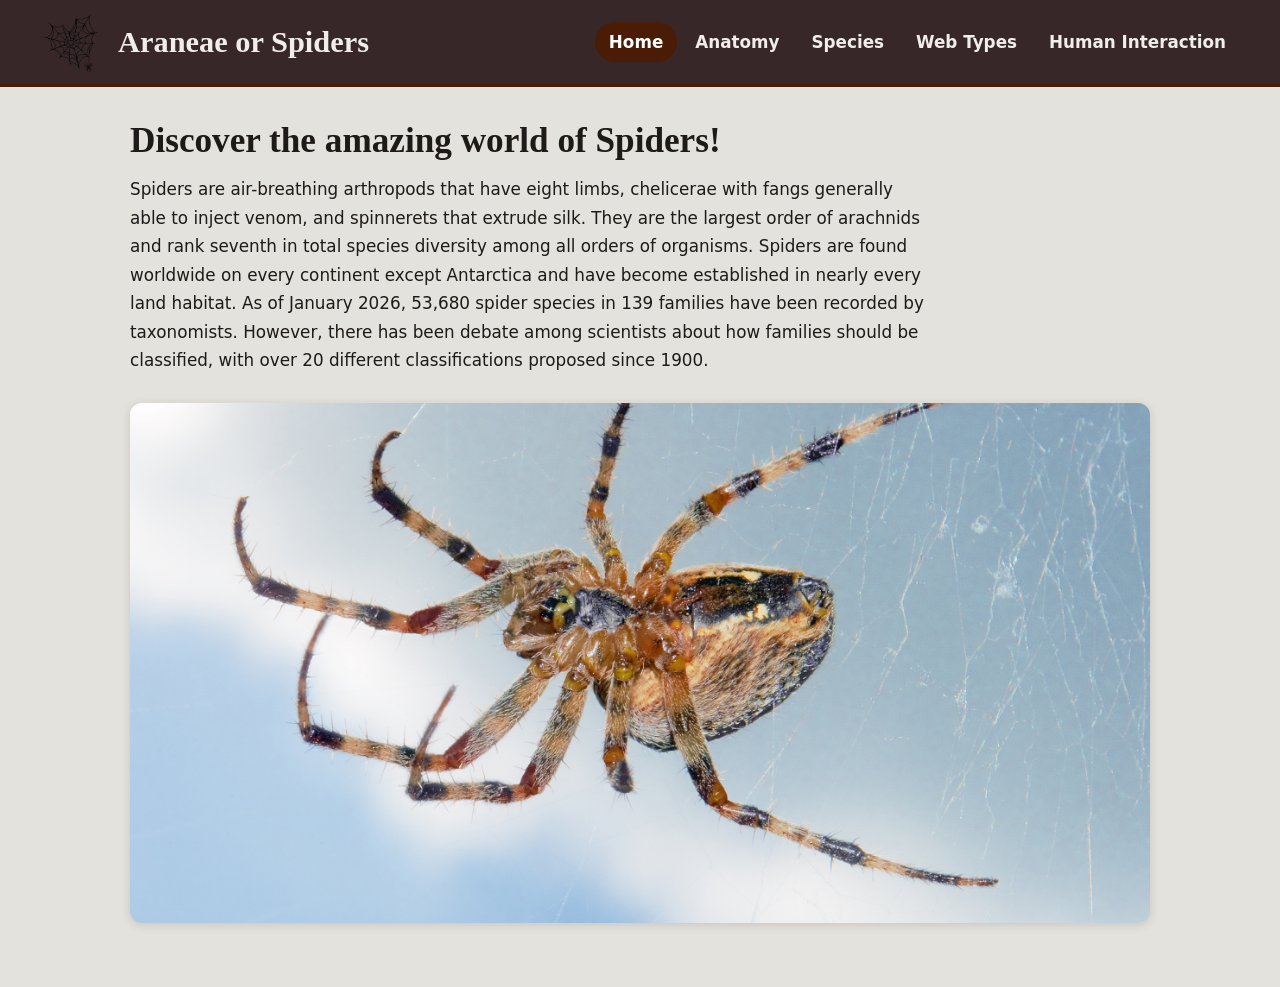
<file: index.html>
<!doctype html>
<html lang="en">
<head>
  <meta charset="utf-8">
  <meta name="viewport" content="width=device-width, initial-scale=1">
  <meta http-equiv="refresh" content="0; url=Home.html">
  <title>Araneae</title>
</head>
<body>
  <p><a href="Home.html">Open Araneae</a></p>
</body>
</html>
</file>
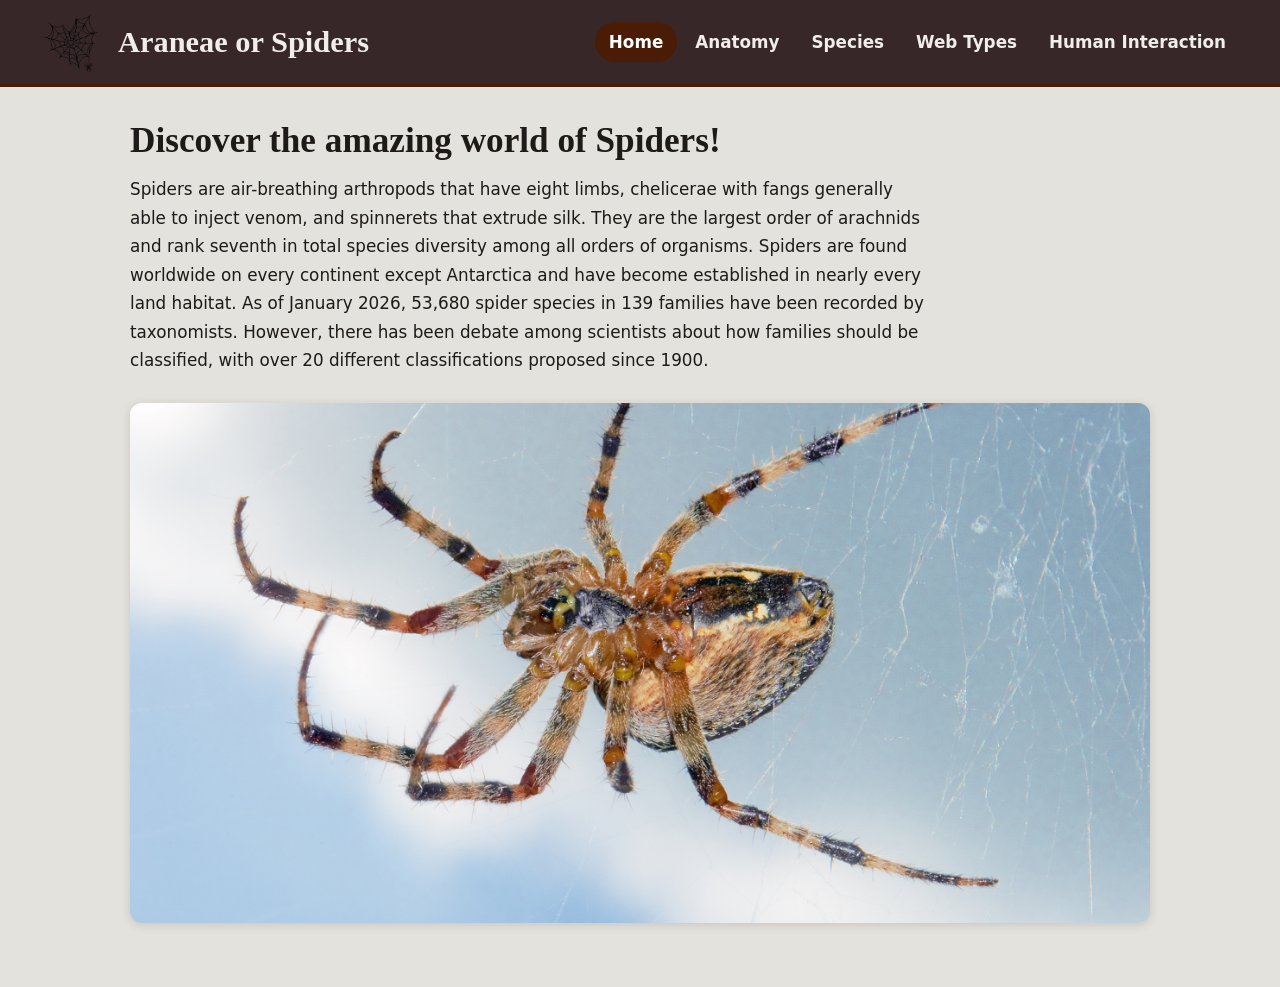
<file: Home.html>
<!DOCTYPE html>
<html lang="en">
<head>
    <meta charset="UTF-8">
    <meta name="viewport" content="width=device-width, initial-scale=1">
    <title>Araneae | Home</title>
    <link href="Css/style.css" rel="stylesheet" type="text/css">
</head>
<body>
    <header class="NavBar">
        <div class="Brand">
            <img src="Images/Logo1.png" alt="Spider logo" class="logo">
            <h1>Araneae or Spiders</h1>
        </div>
        <nav aria-label="Main">
            <a href="Home.html" aria-current="page">Home</a>
            <a href="pages/Anatomy.html">Anatomy</a>
            <a href="pages/Species.html">Species</a>
            <a href="pages/Web_Types.html">Web Types</a>
            <a href="pages/Human_Interaction.html">Human Interaction</a>
        </nav>
    </header>

    <main>
        <h2>Discover the amazing world of Spiders!</h2>
        <p class="intro">Spiders are air-breathing arthropods that have eight limbs,
            chelicerae with fangs generally able to inject venom, and spinnerets that extrude
            silk. They are the largest order of arachnids and rank seventh in total species
            diversity among all orders of organisms. Spiders are found worldwide on every continent
            except Antarctica and have become established in nearly every land habitat.
            As of January 2026, 53,680 spider species in 139 families have been recorded by taxonomists.
            However, there has been debate among scientists about how families should be classified,
            with over 20 different classifications proposed since 1900.</p>
        <img src="Images/Main.jpg" alt="Spider" class="hero-img">
    </main>
</body>
</html>
</file>
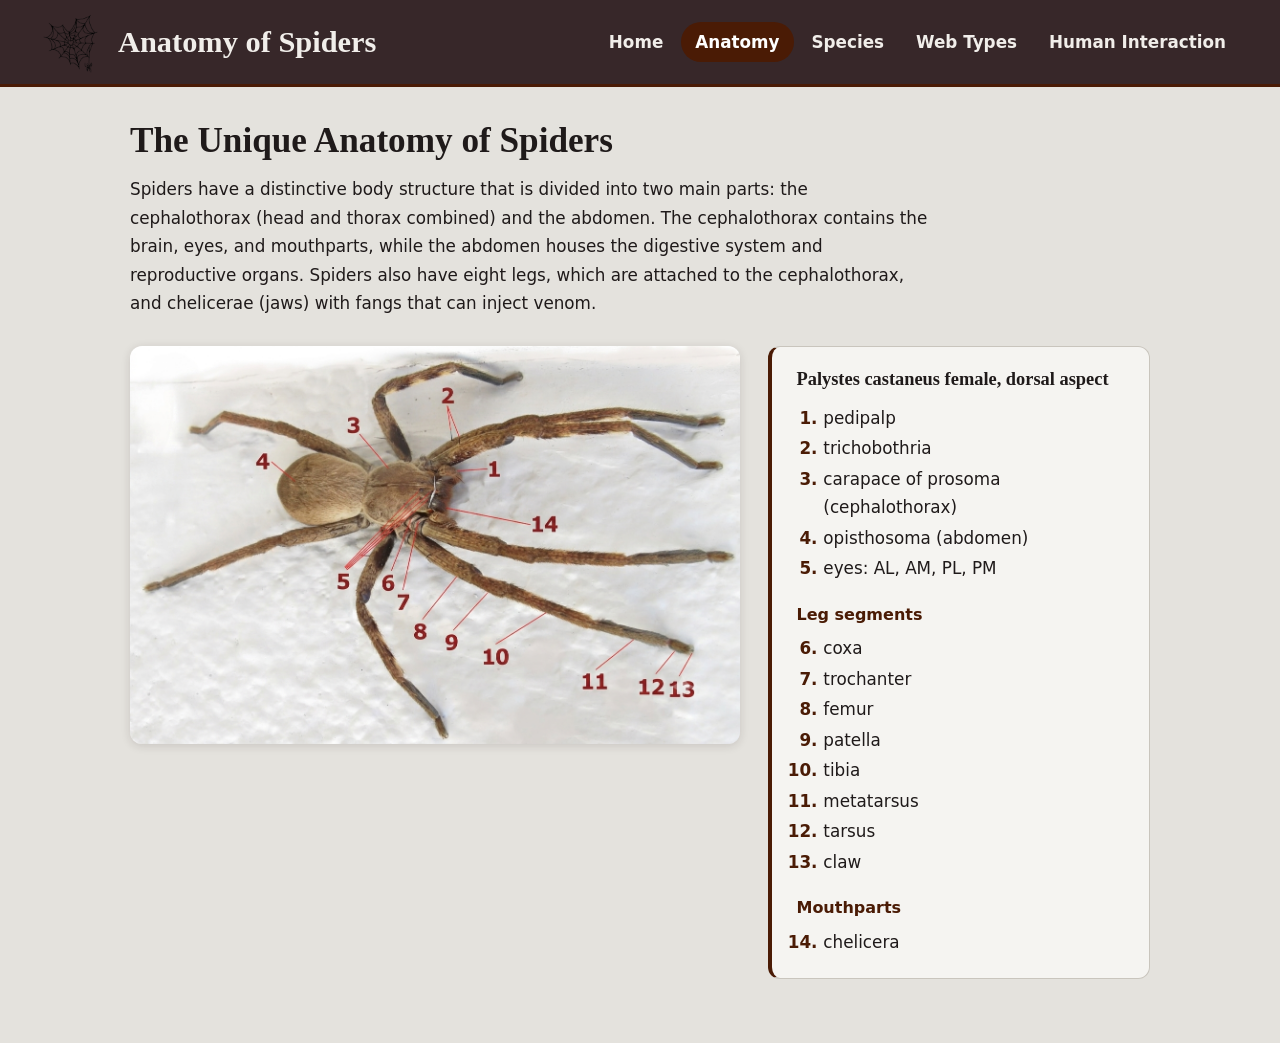
<file: pages/Anatomy.html>
<!DOCTYPE html>
<html lang="en">
<head>
    <meta charset="UTF-8">
    <meta name="viewport" content="width=device-width, initial-scale=1">
    <title>Anatomy | Araneae</title>
    <link href="../Css/style.css" rel="stylesheet" type="text/css">
</head>
<body>
    <header class="NavBar">
        <div class="Brand">
            <img src="../Images/Logo1.png" alt="Spider logo" class="logo">
            <h1>Anatomy of Spiders</h1>
        </div>
        <nav aria-label="Main">
            <a href="../Home.html">Home</a>
            <a href="Anatomy.html" aria-current="page">Anatomy</a>
            <a href="Species.html">Species</a>
            <a href="Web_Types.html">Web Types</a>
            <a href="Human_Interaction.html">Human Interaction</a>
        </nav>
    </header>

    <main>
        <h2>The Unique Anatomy of Spiders</h2>
        <p class="intro">Spiders have a distinctive body structure that is divided into two main parts:
            the cephalothorax (head and thorax combined) and the abdomen. The cephalothorax
            contains the brain, eyes, and mouthparts, while the abdomen houses the digestive
            system and reproductive organs. Spiders also have eight legs,
            which are attached to the cephalothorax, and chelicerae (jaws)
            with fangs that can inject venom.</p>

        <div class="diagram">
            <img src="../Images/Anatomy numbered right.png" alt="Numbered diagram of spider anatomy">
            <aside class="legend">
                <h3>Palystes castaneus female, dorsal aspect</h3>
                <ol>
                    <li>pedipalp</li>
                    <li>trichobothria</li>
                    <li>carapace of prosoma (cephalothorax)</li>
                    <li>opisthosoma (abdomen)</li>
                    <li>eyes: AL, AM, PL, PM</li>
                </ol>
                <h4>Leg segments</h4>
                <ol start="6">
                    <li>coxa</li>
                    <li>trochanter</li>
                    <li>femur</li>
                    <li>patella</li>
                    <li>tibia</li>
                    <li>metatarsus</li>
                    <li>tarsus</li>
                    <li>claw</li>
                </ol>
                <h4>Mouthparts</h4>
                <ol start="14">
                    <li>chelicera</li>
                </ol>
            </aside>
        </div>
    </main>
</body>
</html>
</file>
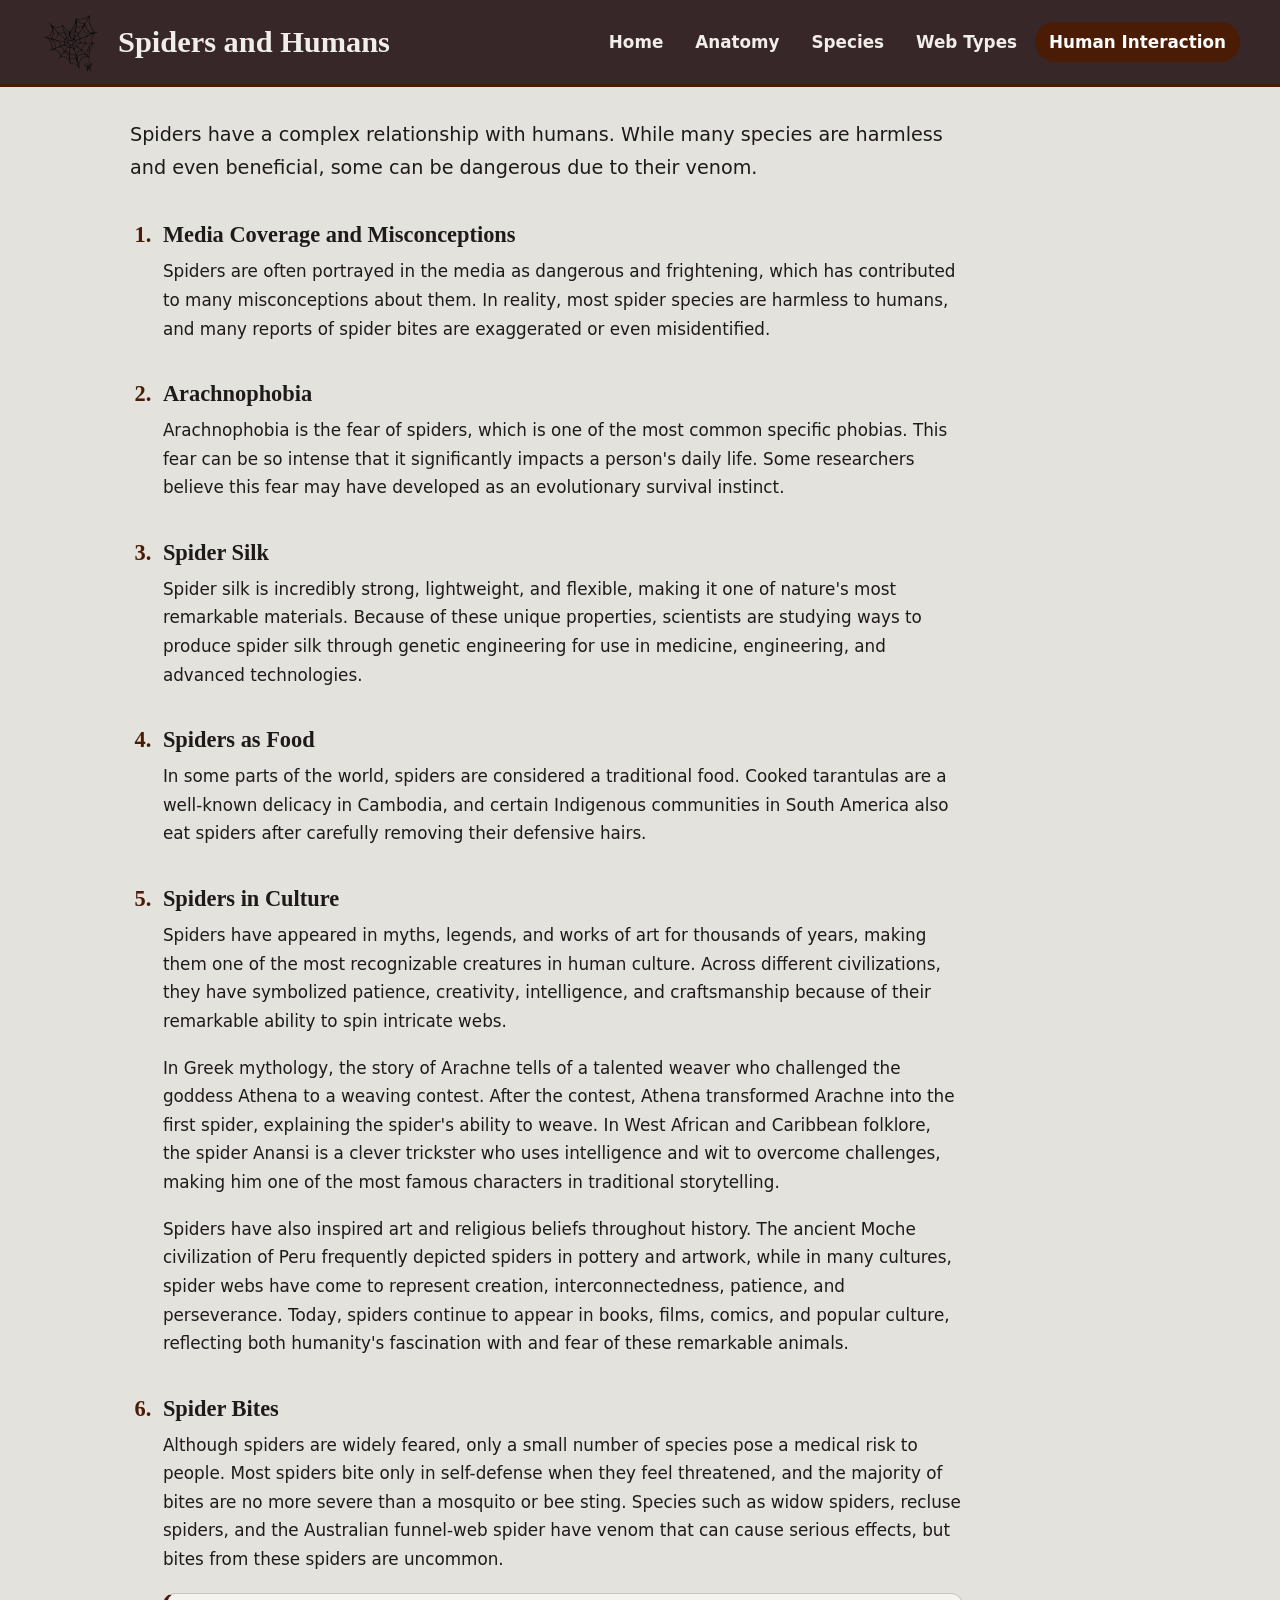
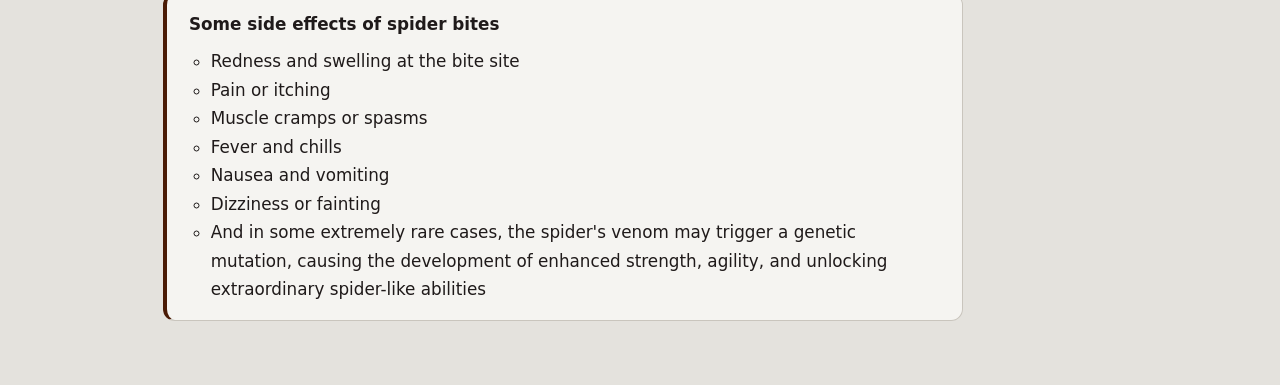
<file: pages/Human_Interaction.html>
<!DOCTYPE html>
<html lang="en">
<head>
    <meta charset="UTF-8">
    <meta name="viewport" content="width=device-width, initial-scale=1">
    <title>Human Interaction | Araneae</title>
    <link href="../Css/style.css" rel="stylesheet" type="text/css">
</head>
<body>
    <header class="NavBar">
        <div class="Brand">
            <img src="../Images/Logo1.png" alt="Spider logo" class="logo">
            <h1>Spiders and Humans</h1>
        </div>
        <nav aria-label="Main">
            <a href="../Home.html">Home</a>
            <a href="Anatomy.html">Anatomy</a>
            <a href="Species.html">Species</a>
            <a href="Web_Types.html">Web Types</a>
            <a href="Human_Interaction.html" aria-current="page">Human Interaction</a>
        </nav>
    </header>

    <main>
        <div class="Interactions">
            <p>Spiders have a complex relationship with humans. While many species are harmless
                and even beneficial, some can be dangerous due to their venom.</p>

            <ol>
                <li>
                    <h3>Media Coverage and Misconceptions</h3>
                    <p>Spiders are often portrayed in the media as dangerous and frightening,
                        which has contributed to many misconceptions about them. In reality, most
                        spider species are harmless to humans, and many reports of spider bites are
                        exaggerated or even misidentified.</p>
                </li>
                <li>
                    <h3>Arachnophobia</h3>
                    <p>Arachnophobia is the fear of spiders, which is one of the most common specific phobias.
                        This fear can be so intense that it significantly impacts a person's daily life.
                        Some researchers believe this fear may have developed as
                        an evolutionary survival instinct.</p>
                </li>
                <li>
                    <h3>Spider Silk</h3>
                    <p>Spider silk is incredibly strong, lightweight, and flexible,
                        making it one of nature's most remarkable materials. Because of these unique
                        properties, scientists are studying ways to produce spider silk through
                        genetic engineering for use in medicine, engineering, and advanced technologies.</p>
                </li>
                <li>
                    <h3>Spiders as Food</h3>
                    <p>In some parts of the world, spiders are considered a traditional food. Cooked
                        tarantulas are a well-known delicacy in Cambodia, and certain Indigenous
                        communities in South America also eat spiders after carefully removing their
                        defensive hairs.</p>
                </li>
                <li>
                    <h3>Spiders in Culture</h3>
                    <p>Spiders have appeared in myths, legends, and works of art for thousands of
                        years, making them one of the most recognizable creatures in human culture.
                        Across different civilizations, they have symbolized patience, creativity,
                        intelligence, and craftsmanship because of their remarkable ability to spin intricate webs.</p>
                    <p>In Greek mythology, the story of Arachne tells of a talented weaver who challenged
                        the goddess Athena to a weaving contest. After the contest, Athena transformed Arachne
                        into the first spider, explaining the spider's ability to weave. In West African and Caribbean
                        folklore, the spider Anansi is a clever trickster who uses intelligence and wit to
                        overcome challenges, making him one of the most famous characters in traditional storytelling.</p>
                    <p>Spiders have also inspired art and religious beliefs throughout history.
                        The ancient Moche civilization of Peru frequently depicted spiders in pottery
                        and artwork, while in many cultures, spider webs have come to represent creation,
                        interconnectedness, patience, and perseverance. Today, spiders continue to
                        appear in books, films, comics, and popular culture, reflecting both humanity's
                        fascination with and fear of these remarkable animals.</p>
                </li>
                <li>
                    <h3>Spider Bites</h3>
                    <p>Although spiders are widely feared, only a small number of species pose a medical risk to
                        people. Most spiders bite only in self-defense when they feel threatened, and the majority
                        of bites are no more severe than a mosquito or bee sting. Species such as widow spiders,
                        recluse spiders, and the Australian funnel-web spider have venom that can cause serious
                        effects, but bites from these spiders are uncommon.</p>
                    <div class="note">
                        <h4>Some side effects of spider bites</h4>
                        <ul>
                            <li>Redness and swelling at the bite site</li>
                            <li>Pain or itching</li>
                            <li>Muscle cramps or spasms</li>
                            <li>Fever and chills</li>
                            <li>Nausea and vomiting</li>
                            <li>Dizziness or fainting</li>
                            <li>And in some extremely rare cases, the spider's venom may trigger a genetic mutation, causing the development of enhanced strength, agility, and unlocking extraordinary spider-like abilities</li>
                        </ul>
                    </div>
                </li>
            </ol>
        </div>
    </main>
</body>
</html>
</file>
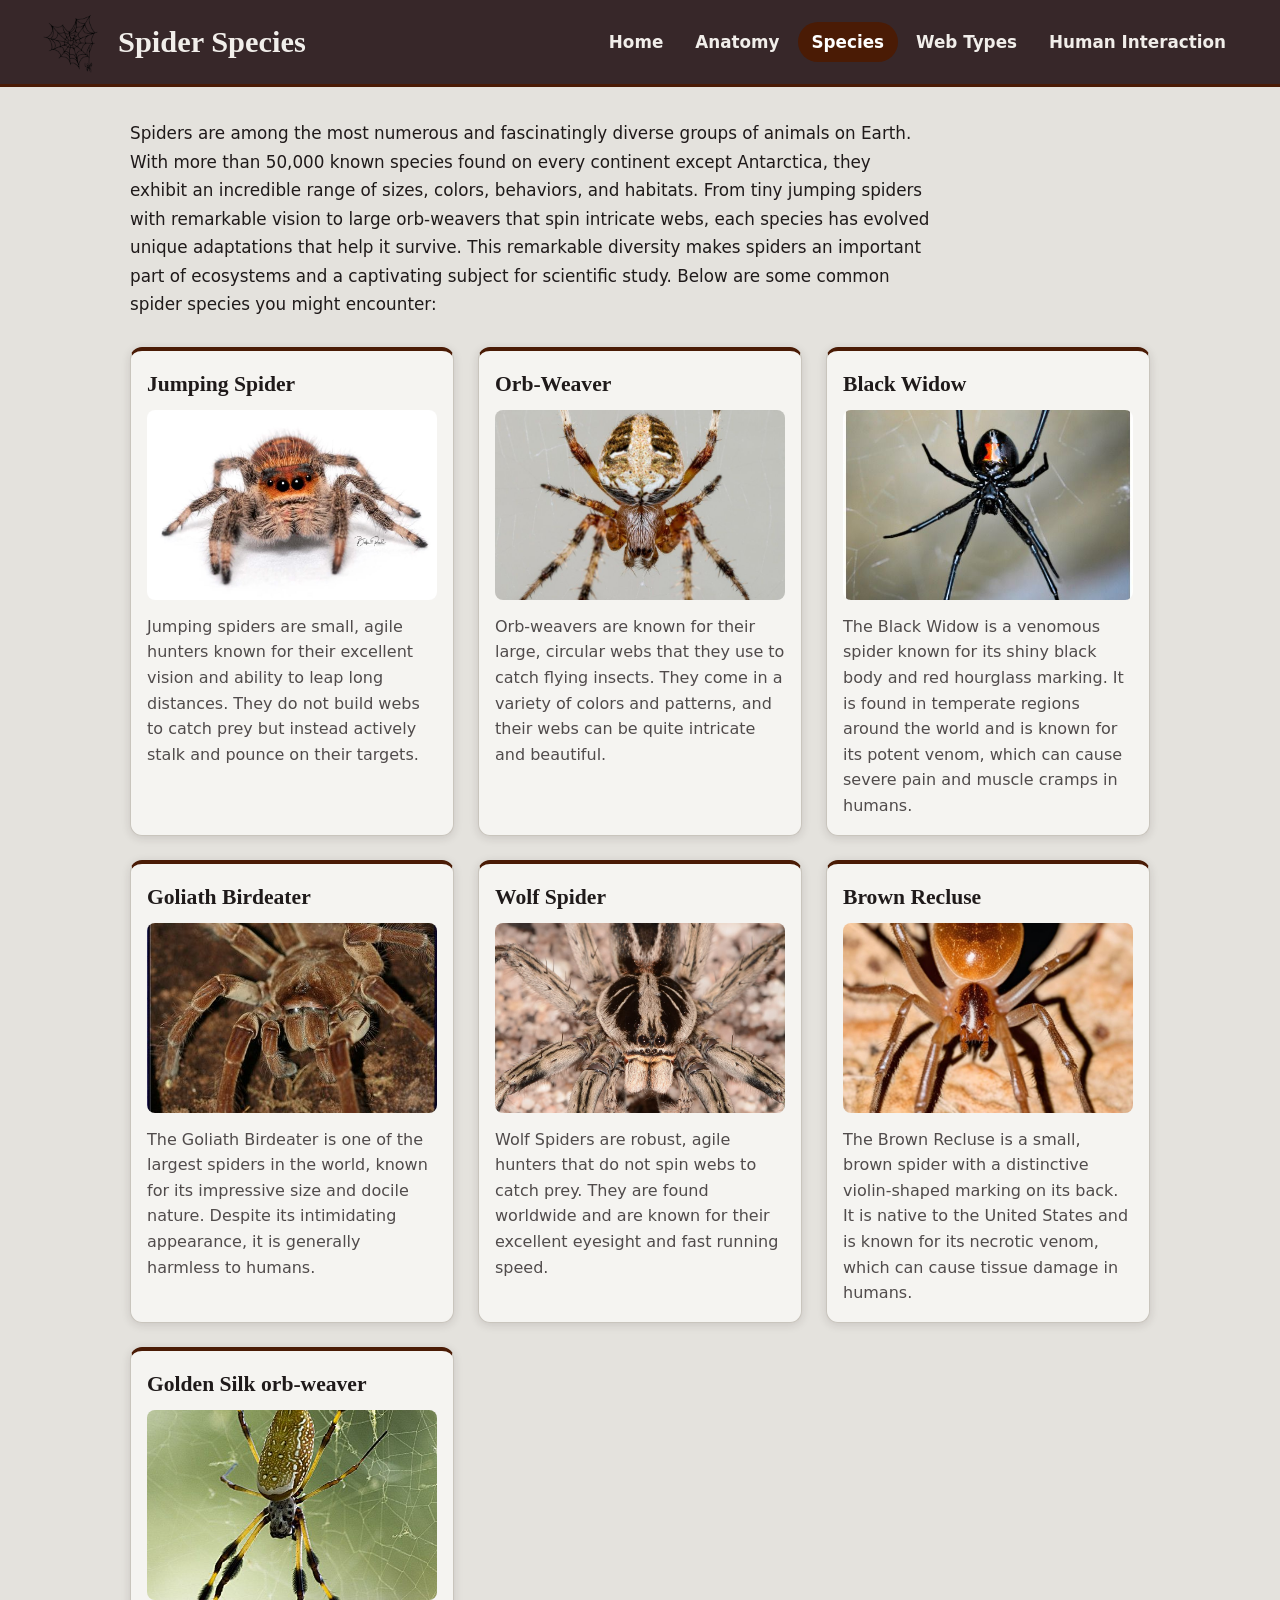
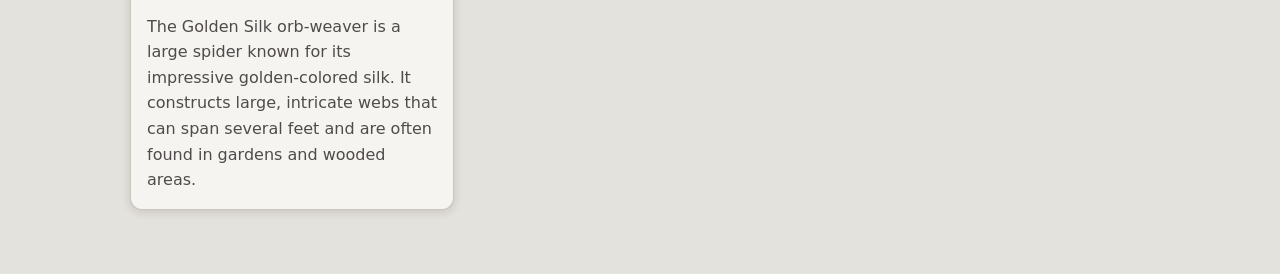
<file: pages/Species.html>
<!DOCTYPE html>
<html lang="en">
<head>
    <meta charset="UTF-8">
    <meta name="viewport" content="width=device-width, initial-scale=1">
    <title>Species | Araneae</title>
    <link href="../Css/style.css" rel="stylesheet" type="text/css">
</head>
<body>
    <header class="NavBar">
        <div class="Brand">
            <img src="../Images/Logo1.png" alt="Spider logo" class="logo">
            <h1>Spider Species</h1>
        </div>
        <nav aria-label="Main">
            <a href="../Home.html">Home</a>
            <a href="Anatomy.html">Anatomy</a>
            <a href="Species.html" aria-current="page">Species</a>
            <a href="Web_Types.html">Web Types</a>
            <a href="Human_Interaction.html">Human Interaction</a>
        </nav>
    </header>

    <main>
        <p class="intro">Spiders are among the most numerous and fascinatingly diverse groups of animals on Earth.
            With more than 50,000 known species found on every continent except Antarctica, they
            exhibit an incredible range of sizes, colors, behaviors, and habitats. From tiny
            jumping spiders with remarkable vision to large orb-weavers that spin intricate webs,
            each species has evolved unique adaptations that help it survive. This remarkable
            diversity makes spiders an important part of ecosystems and a captivating subject for
            scientific study. Below are some common spider species you might encounter:</p>

        <section class="cards">
            <div class="card">
                <h2>Jumping Spider</h2>
                <img src="../Images/Jumping Spider.jpg" alt="Jumping Spider" loading="lazy">
                <p>Jumping spiders are small, agile hunters known for their excellent vision and ability to leap long distances. They do not build webs to catch prey but instead actively stalk and pounce on their targets.</p>
            </div>
            <div class="card">
                <h2>Orb-Weaver</h2>
                <img src="../Images/Orb Weaver.jpg" alt="Orb-Weaver Spider" loading="lazy">
                <p>Orb-weavers are known for their large, circular webs that they use to catch flying insects. They come in a variety of colors and patterns, and their webs can be quite intricate and beautiful.</p>
            </div>
            <div class="card">
                <h2>Black Widow</h2>
                <img src="../Images/Black Widow.jpg" alt="Black Widow Spider" loading="lazy">
                <p>The Black Widow is a venomous spider known for its shiny black body and red hourglass marking. It is found in temperate regions around the world and is known for its potent venom, which can cause severe pain and muscle cramps in humans.</p>
            </div>
            <div class="card">
                <h2>Goliath Birdeater</h2>
                <img src="../Images/Goliath.jpg" alt="Goliath Birdeater Spider" loading="lazy">
                <p>The Goliath Birdeater is one of the largest spiders in the world, known for its impressive size and docile nature. Despite its intimidating appearance, it is generally harmless to humans.</p>
            </div>
            <div class="card">
                <h2>Wolf Spider</h2>
                <img src="../Images/Wolf Spider1.jpg" alt="Wolf Spider" loading="lazy">
                <p>Wolf Spiders are robust, agile hunters that do not spin webs to catch prey. They are found worldwide and are known for their excellent eyesight and fast running speed.</p>
            </div>
            <div class="card">
                <h2>Brown Recluse</h2>
                <img src="../Images/Brown recluse.jpg" alt="Brown Recluse Spider" loading="lazy">
                <p>The Brown Recluse is a small, brown spider with a distinctive violin-shaped marking on its back. It is native to the United States and is known for its necrotic venom, which can cause tissue damage in humans.</p>
            </div>
            <div class="card">
                <h2>Golden Silk orb-weaver</h2>
                <img src="../Images/Golden Weaver.jpg" alt="Golden Silk orb-weaver Spider" loading="lazy">
                <p>The Golden Silk orb-weaver is a large spider known for its impressive golden-colored silk. It constructs large, intricate webs that can span several feet and are often found in gardens and wooded areas.</p>
            </div>
        </section>
    </main>
</body>
</html>
</file>
<file: Css/style.css>
/* ==========================================================
   Araneae – shared stylesheet
   Palette: stone greys
   ========================================================== */

:root {
    --bg: #e4e2dd;
    --surface: #f5f4f1;
    --ink: #1f1a1a;
    --muted: #504b4b;
    --nav: #372729;
    --nav-ink: #f1eeea;
    --accent: rgb(74, 27, 5);
    --line: #c9c5bd;
    --radius: 12px;
    --shadow: 0 2px 10px rgba(40, 25, 25, 0.14);
    --serif: Georgia, "Times New Roman", serif;
    --sans: system-ui, -apple-system, "Segoe UI", Roboto, Arial, sans-serif;
}

*,
*::before,
*::after {
    box-sizing: border-box;
}

body {
    margin: 0;
    background-color: var(--bg);
    color: var(--ink);
    font-family: var(--sans);
    font-size: 1.05rem;
    line-height: 1.7;
}

img {
    max-width: 100%;
    display: block;
}

a:focus-visible {
    outline: 3px solid var(--accent);
    outline-offset: 3px;
}

/* ---------- Navigation bar ---------- */

.NavBar {
    position: sticky;
    top: 0;
    z-index: 10;
    display: flex;
    flex-wrap: wrap;
    justify-content: space-between;
    align-items: center;
    gap: 10px 28px;
    padding: 10px clamp(16px, 4vw, 40px);
    background-color: var(--nav);
    border-bottom: 3px solid var(--accent);
}

.Brand {
    display: flex;
    align-items: center;
    gap: 14px;
}

.logo {
    height: 64px;
    width: auto;
}

.NavBar h1 {
    margin: 0;
    font-family: var(--serif);
    font-size: clamp(1.25rem, 2.6vw, 1.9rem);
    font-weight: 700;
    line-height: 1.2;
    color: var(--nav-ink);
    text-align: left;
    background: none;
}

.NavBar nav {
    display: flex;
    flex-wrap: wrap;
    gap: 4px;
}

.NavBar nav a {
    padding: 6px 14px;
    border-radius: 999px;
    font-size: 1.05rem;
    font-weight: 600;
    text-decoration: none;
    text-transform: capitalize;
    color: var(--nav-ink);
    transition: background-color 0.15s ease;
}

.NavBar nav a:hover {
    background-color: rgba(255, 255, 255, 0.14);
}

.NavBar nav a[aria-current="page"] {
    background-color: var(--accent);
    color: #fff;
}

.NavBar nav a:focus-visible {
    outline: 3px solid #fff;
    outline-offset: 2px;
}

/* ---------- Page layout ---------- */

main {
    max-width: 1100px;
    margin: 0 auto;
    padding: 32px clamp(16px, 4vw, 40px) 64px;
}

main > h2 {
    margin: 0 0 12px;
    font-family: var(--serif);
    font-size: clamp(1.6rem, 3.2vw, 2.2rem);
    line-height: 1.25;
}

p {
    margin: 0 0 1.1em;
    max-width: 75ch;
}

.intro {
    max-width: 75ch;
    margin-bottom: 28px;
}

.hero-img {
    width: 100%;
    max-height: 520px;
    object-fit: cover;
    border-radius: var(--radius);
    box-shadow: var(--shadow);
}

/* ---------- Cards (Species + Web Types) ---------- */

.cards {
    display: grid;
    grid-template-columns: repeat(auto-fill, minmax(260px, 1fr));
    gap: 24px;
    margin-top: 8px;
    transition: transform 0.2s ease, box-shadow 0.2s ease;
}

.card {
    display: flex;
    flex-direction: column;
    padding: 16px;
    background-color: var(--surface);
    border: 1px solid var(--line);
    border-top: 4px solid var(--accent);
    border-radius: var(--radius);
    box-shadow: var(--shadow);
}

@media (hover: hover) {
    .card:hover {
        transform: translateY(-6px) scale(1.03);
        box-shadow: 0 10px 24px rgba(40, 25, 25, 0.28);
    }
}

.card h2 {
    margin: 4px 0 12px;
    font-family: var(--serif);
    font-size: 1.35rem;
    line-height: 1.25;
}

.card img {
    width: 100%;
    height: 190px;
    object-fit: cover;
    border-radius: 8px;
    margin-bottom: 14px;
    background-color: var(--line);
}

.card p {
    margin: 0;
    font-size: 1rem;
    line-height: 1.6;
    color: var(--muted);
}

/* ---------- Anatomy ---------- */

.diagram {
    display: grid;
    grid-template-columns: minmax(0, 1.6fr) minmax(0, 1fr);
    gap: 28px;
    align-items: start;
    margin: 8px 0 0;
}

.diagram img {
    width: 100%;
    height: auto;
    border-radius: var(--radius);
    box-shadow: var(--shadow);
}

.legend {
    padding: 20px 24px;
    background-color: var(--surface);
    border: 1px solid var(--line);
    border-left: 4px solid var(--accent);
    border-radius: var(--radius);
}

.legend h3 {
    margin: 0 0 12px;
    font-family: var(--serif);
    font-size: 1.15rem;
    line-height: 1.35;
}

.legend h4 {
    margin: 18px 0 6px;
    font-size: 1rem;
    color: var(--accent);
}

.legend ol {
    margin: 0;
    padding-left: 1.6em;
}

.legend li {
    margin: 2px 0;
}

.legend li::marker {
    font-weight: 700;
    color: var(--accent);
}

/* ---------- Human interaction ---------- */

.Interactions {
    max-width: 78ch;
}

.Interactions > p:first-child {
    font-size: 1.2rem;
}

.Interactions ol {
    margin: 24px 0 0;
    padding-left: 1.6em;
}

.Interactions ol > li {
    margin-top: 32px;
    padding-left: 6px;
}

.Interactions ol > li::marker {
    font-family: var(--serif);
    font-size: 1.4rem;
    font-weight: 700;
    color: var(--accent);
}

.Interactions h3 {
    margin: 0 0 8px;
    font-family: var(--serif);
    font-size: 1.4rem;
    line-height: 1.3;
}

.note {
    margin: 20px 0 0;
    padding: 16px 22px;
    background-color: var(--surface);
    border: 1px solid var(--line);
    border-left: 4px solid var(--accent);
    border-radius: var(--radius);
}

.note h4 {
    margin: 0 0 8px;
    font-size: 1.05rem;
}

.note ul {
    margin: 0;
    padding-left: 1.3em;
}

.note .fun {
    margin: 14px 0 0;
    padding-top: 12px;
    border-top: 1px dashed var(--line);
    font-size: 0.95rem;
    font-style: italic;
    color: var(--muted);
}

/* ---------- Small screens ---------- */

@media (max-width: 800px) {
    .diagram {
        grid-template-columns: 1fr;
    }
}

@media (max-width: 600px) {
    .NavBar {
        position: static;
        justify-content: center;
    }

    .Brand {
        flex-direction: column;
        text-align: center;
    }

    .NavBar h1 {
        text-align: center;
    }

    .NavBar nav {
        justify-content: center;
    }
}

@media (prefers-reduced-motion: reduce) {
    * {
        transition: none !important;
    }
}
</file>
